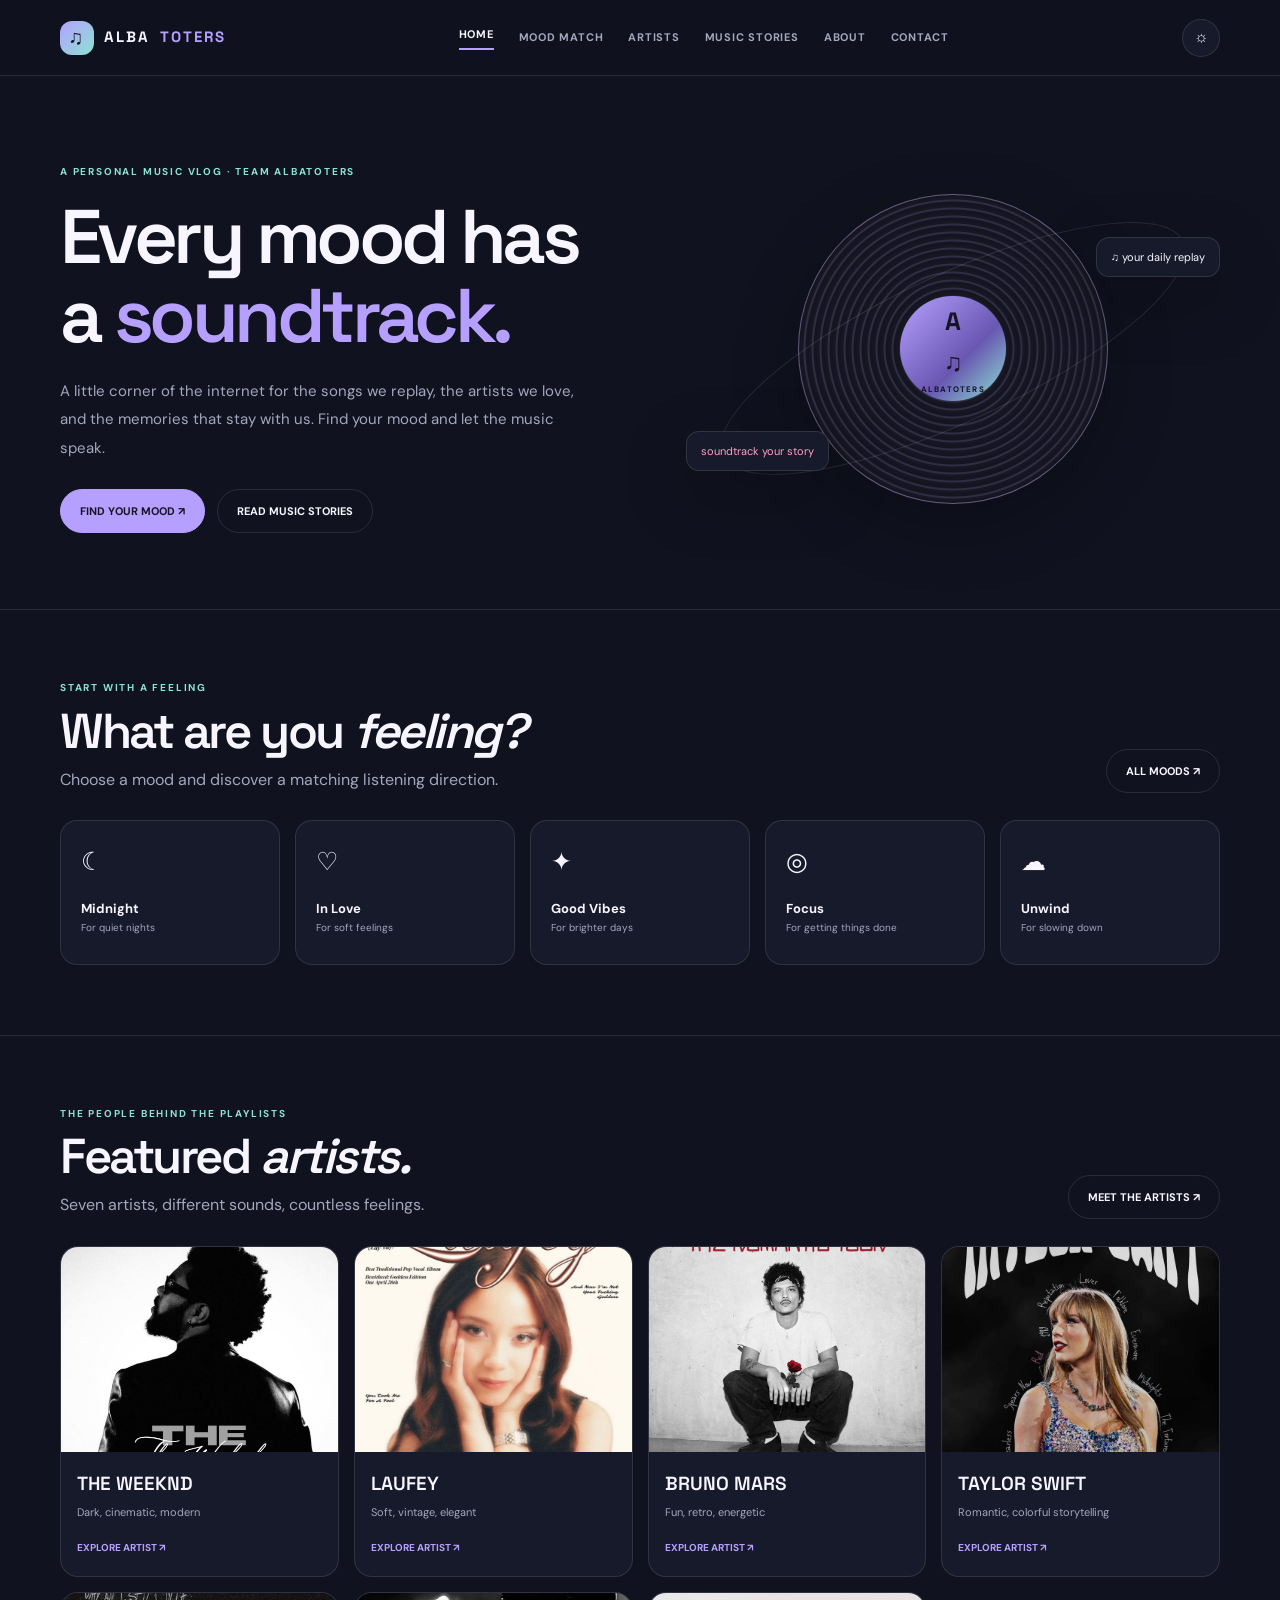
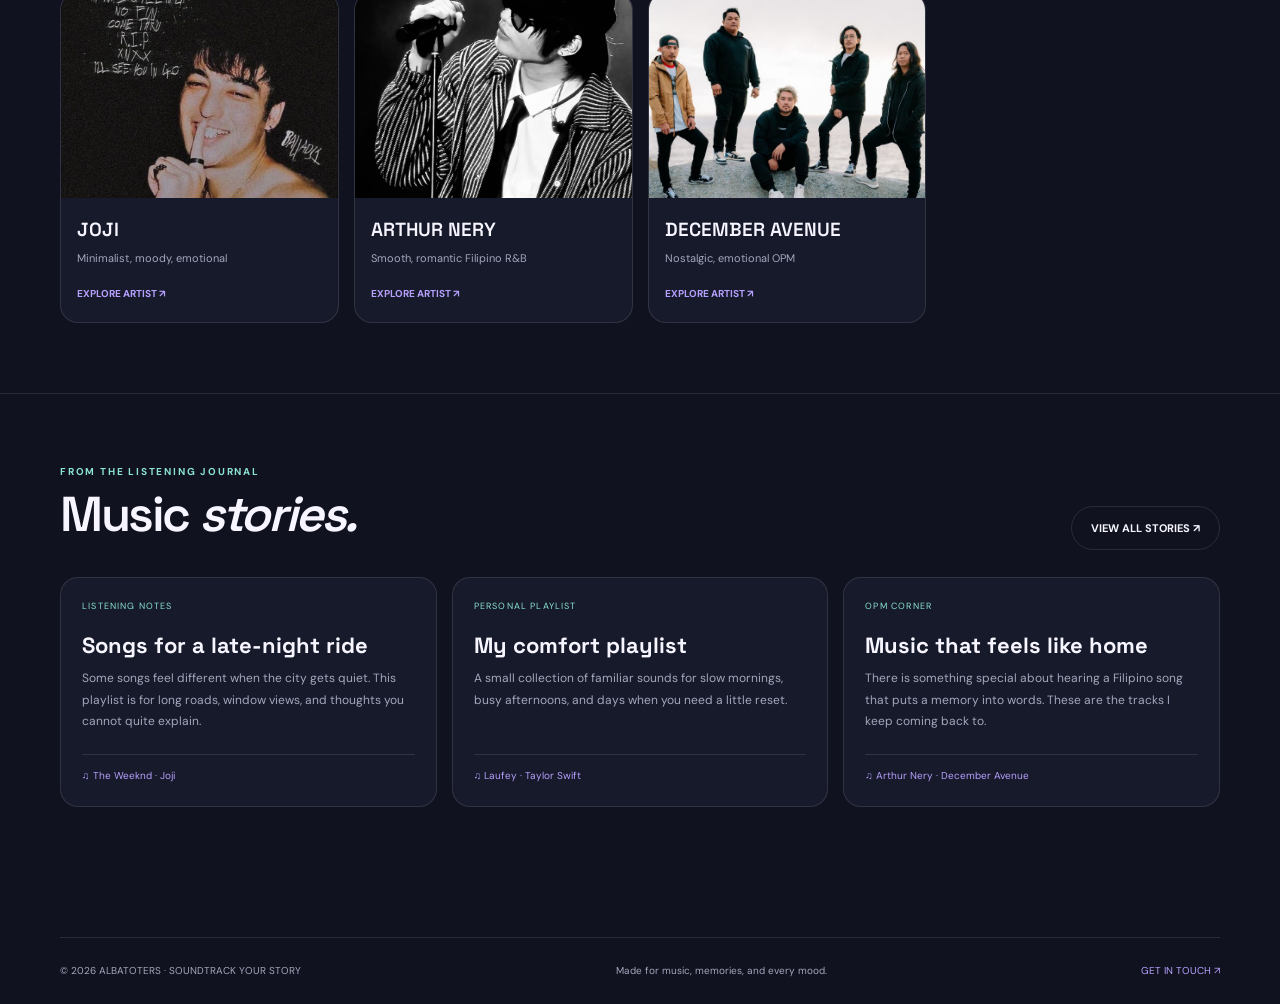
<file: index.html>
<!DOCTYPE html>
<html lang="en">
 <head>
  <meta charset="utf-8"/>
  <meta content="width=device-width, initial-scale=1.0" name="viewport"/>
  <meta content="Albatoters &mdash; soundtrack your story. A personal music vlog and listening journal." name="description"/>
  <title>
   Home | Albatoters
  </title>
  <link href="style.css" rel="stylesheet"/>
 </head>
 <body>
  <header class="header">
   <a class="brand" href="index.html">
    <span class="brand-mark">
     ♫
    </span>
    ALBA
    <span>
     TOTERS
    </span>
   </a>
   <nav class="nav" id="siteNav">
    <a class="active" href="index.html">
     HOME
    </a>
    <a class="" href="mood-match.html">
     MOOD MATCH
    </a>
    <a class="" href="artist.html">
     ARTISTS
    </a>
    <a class="" href="vlog.html">
     MUSIC STORIES
    </a>
    <a class="" href="about.html">
     ABOUT
    </a>
    <a class="" href="contact.html">
     CONTACT
    </a>
   </nav>
   <div class="header-actions">
    <button aria-label="Toggle theme" class="icon-btn" id="themeToggle">
     ☼
    </button>
    <button aria-label="Open navigation" class="menu-btn" id="menuToggle">
     ☰
    </button>
   </div>
  </header>
  <main>
   <section class="hero wrap">
    <div>
     <p class="eyebrow">
      A PERSONAL MUSIC VLOG &middot; TEAM ALBATOTERS
     </p>
     <h1>
      Every mood has
      <br/>
      a
      <em>
       soundtrack.
      </em>
     </h1>
     <p class="lead">
      A little corner of the internet for the songs we replay, the artists we love, and the memories that stay with us. Find your mood and let the music speak.
     </p>
     <div class="actions">
      <a class="btn primary" href="mood-match.html">
       FIND YOUR MOOD &nearrow;
      </a>
      <a class="btn ghost" href="vlog.html">
       READ MUSIC STORIES
      </a>
     </div>
    </div>
    <div class="hero-art">
     <div class="orbit">
     </div>
     <div class="record">
      <div class="record-label">
       A
       <span>
        ♫
       </span>
       <small>
        ALBATOTERS
       </small>
      </div>
     </div>
     <span class="float-tag tag-one">
      ♫ your daily replay
     </span>
     <span class="float-tag tag-two">
      soundtrack your story
     </span>
    </div>
   </section>
   <section class="section">
    <div class="wrap">
     <div class="section-head">
      <div>
       <p class="eyebrow">
        START WITH A FEELING
       </p>
       <h2>
        What are you
        <em>
         feeling?
        </em>
       </h2>
       <p class="muted">
        Choose a mood and discover a matching listening direction.
       </p>
      </div>
      <a class="btn ghost" href="mood-match.html">
       ALL MOODS &nearrow;
      </a>
     </div>
     <div class="grid mood-grid">
      <a class="mood-card" href="mood-match.html#mood-night">
       <span class="mood-icon">
        ☾
       </span>
       <b>
        Midnight
       </b>
       <small>
        For quiet nights
       </small>
      </a>
      <a class="mood-card" href="mood-match.html#mood-love">
       <span class="mood-icon">
        ♡
       </span>
       <b>
        In Love
       </b>
       <small>
        For soft feelings
       </small>
      </a>
      <a class="mood-card" href="mood-match.html#mood-energy">
       <span class="mood-icon">
        ✦
       </span>
       <b>
        Good Vibes
       </b>
       <small>
        For brighter days
       </small>
      </a>
      <a class="mood-card" href="mood-match.html#mood-focus">
       <span class="mood-icon">
        ◎
       </span>
       <b>
        Focus
       </b>
       <small>
        For getting things done
       </small>
      </a>
      <a class="mood-card" href="mood-match.html#mood-calm">
       <span class="mood-icon">
        ☁
       </span>
       <b>
        Unwind
       </b>
       <small>
        For slowing down
       </small>
      </a>
     </div>
    </div>
   </section>
   <section class="section">
    <div class="wrap">
     <div class="section-head">
      <div>
       <p class="eyebrow">
        THE PEOPLE BEHIND THE PLAYLISTS
       </p>
       <h2>
        Featured
        <em>
         artists.
        </em>
       </h2>
       <p class="muted">
        Seven artists, different sounds, countless feelings.
       </p>
      </div>
      <a class="btn ghost" href="artist.html">
       MEET THE ARTISTS &nearrow;
      </a>
     </div>
     <div class="grid artist-grid">
      <article class="artist-card" data-artist="the weeknd">
       <img alt="THE WEEKND" src="images/theweek.jpg"/>
       <div class="artist-info">
        <h3>
         THE WEEKND
        </h3>
        <p>
         Dark, cinematic, modern
        </p>
        <a href="artist.html">
         EXPLORE ARTIST &nearrow;
        </a>
       </div>
      </article>
      <article class="artist-card" data-artist="laufey">
       <img alt="LAUFEY" src="images/Laufey.jpg"/>
       <div class="artist-info">
        <h3>
         LAUFEY
        </h3>
        <p>
         Soft, vintage, elegant
        </p>
        <a href="artist.html">
         EXPLORE ARTIST &nearrow;
        </a>
       </div>
      </article>
      <article class="artist-card" data-artist="bruno mars">
       <img alt="BRUNO MARS" src="images/Bruno.jpg"/>
       <div class="artist-info">
        <h3>
         BRUNO MARS
        </h3>
        <p>
         Fun, retro, energetic
        </p>
        <a href="artist.html">
         EXPLORE ARTIST &nearrow;
        </a>
       </div>
      </article>
      <article class="artist-card" data-artist="taylor swift">
       <img alt="TAYLOR SWIFT" src="images/Taylor.jpg"/>
       <div class="artist-info">
        <h3>
         TAYLOR SWIFT
        </h3>
        <p>
         Romantic, colorful storytelling
        </p>
        <a href="artist.html">
         EXPLORE ARTIST &nearrow;
        </a>
       </div>
      </article>
      <article class="artist-card" data-artist="joji">
       <img alt="JOJI" src="images/Joji.jpg"/>
       <div class="artist-info">
        <h3>
         JOJI
        </h3>
        <p>
         Minimalist, moody, emotional
        </p>
        <a href="artist.html">
         EXPLORE ARTIST &nearrow;
        </a>
       </div>
      </article>
      <article class="artist-card" data-artist="arthur nery">
       <img alt="ARTHUR NERY" src="images/baiarthur.jpg"/>
       <div class="artist-info">
        <h3>
         ARTHUR NERY
        </h3>
        <p>
         Smooth, romantic Filipino R&amp;B
        </p>
        <a href="artist.html">
         EXPLORE ARTIST &nearrow;
        </a>
       </div>
      </article>
      <article class="artist-card" data-artist="december avenue">
       <img alt="DECEMBER AVENUE" src="images/mgabai.jpg"/>
       <div class="artist-info">
        <h3>
         DECEMBER AVENUE
        </h3>
        <p>
         Nostalgic, emotional OPM
        </p>
        <a href="artist.html">
         EXPLORE ARTIST &nearrow;
        </a>
       </div>
      </article>
     </div>
    </div>
   </section>
   <section class="section">
    <div class="wrap">
     <div class="section-head">
      <div>
       <p class="eyebrow">
        FROM THE LISTENING JOURNAL
       </p>
       <h2>
        Music
        <em>
         stories.
        </em>
       </h2>
      </div>
      <a class="btn ghost" href="vlog.html">
       VIEW ALL STORIES &nearrow;
      </a>
     </div>
     <div class="grid story-grid">
      <article class="story-card" data-category="listening notes">
       <span class="type">
        LISTENING NOTES
       </span>
       <h3>
        Songs for a late-night ride
       </h3>
       <p>
        Some songs feel different when the city gets quiet. This playlist is for long roads, window views, and thoughts you cannot quite explain.
       </p>
       <small>
        ♫ The Weeknd &middot; Joji
       </small>
      </article>
      <article class="story-card" data-category="personal playlist">
       <span class="type">
        PERSONAL PLAYLIST
       </span>
       <h3>
        My comfort playlist
       </h3>
       <p>
        A small collection of familiar sounds for slow mornings, busy afternoons, and days when you need a little reset.
       </p>
       <small>
        ♫ Laufey &middot; Taylor Swift
       </small>
      </article>
      <article class="story-card" data-category="opm corner">
       <span class="type">
        OPM CORNER
       </span>
       <h3>
        Music that feels like home
       </h3>
       <p>
        There is something special about hearing a Filipino song that puts a memory into words. These are the tracks I keep coming back to.
       </p>
       <small>
        ♫ Arthur Nery &middot; December Avenue
       </small>
      </article>
     </div>
    </div>
   </section>
  </main>
  <footer class="footer wrap">
   <span>
    &copy; 2026 ALBATOTERS &middot; SOUNDTRACK YOUR STORY
   </span>
   <span>
    Made for music, memories, and every mood.
   </span>
   <a href="contact.html">
    GET IN TOUCH &nearrow;
   </a>
  </footer>
  <div class="toast" id="toast" role="status">
  </div>
  <script src="script.js">
  </script>
 </body>
</html>
<!DOCTYPE html>
<html lang="en">
<head>
    <meta charset="UTF-8">
    <meta name="viewport" content="width=device-width, initial-scale=1.0">
    <title>Document</title>
</head>
<body>
    
</body>
</html>
</file>
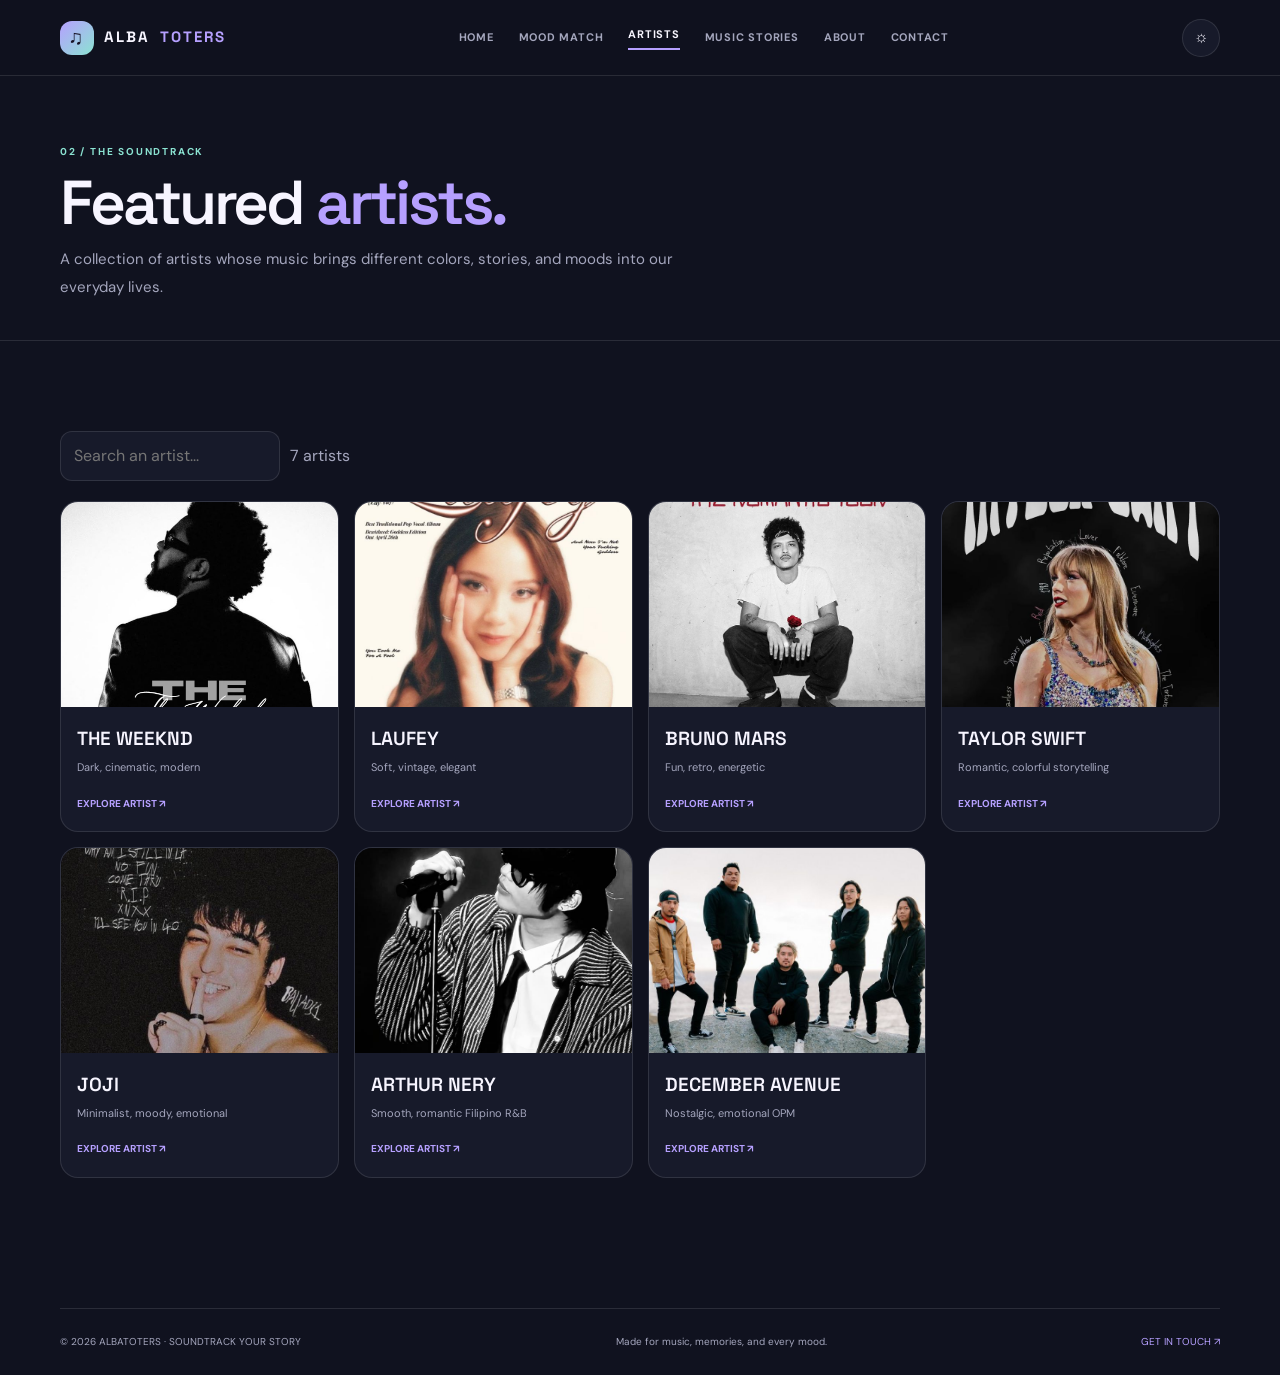
<file: about.html>
<!DOCTYPE html>
<html lang="en">
 <head>
  <meta charset="utf-8"/>
  <meta content="width=device-width, initial-scale=1.0" name="viewport"/>
  <meta content="Albatoters &mdash; soundtrack your story. A personal music vlog and listening journal." name="description"/>
  <title>
   Featured Artists | Albatoters
  </title>
  <link href="style.css" rel="stylesheet"/>
 </head>
 <body>
  <header class="header">
   <a class="brand" href="index.html">
    <span class="brand-mark">
     ♫
    </span>
    ALBA
    <span>
     TOTERS
    </span>
   </a>
   <nav class="nav" id="siteNav">
    <a class="" href="index.html">
     HOME
    </a>
    <a class="" href="mood-match.html">
     MOOD MATCH
    </a>
    <a class="active" href="artist.html">
     ARTISTS
    </a>
    <a class="" href="vlog.html">
     MUSIC STORIES
    </a>
    <a class="" href="about.html">
     ABOUT
    </a>
    <a class="" href="contact.html">
     CONTACT
    </a>
   </nav>
   <div class="header-actions">
    <button aria-label="Toggle theme" class="icon-btn" id="themeToggle">
     ☼
    </button>
    <button aria-label="Open navigation" class="menu-btn" id="menuToggle">
     ☰
    </button>
   </div>
  </header>
  <main>
   <section class="page-hero wrap">
    <p class="eyebrow">
     02 / THE SOUNDTRACK
    </p>
    <h1 class="page-title">
     Featured
     <em>
      artists.
     </em>
    </h1>
    <p class="lead">
     A collection of artists whose music brings different colors, stories, and moods into our everyday lives.
    </p>
   </section>
   <section class="section">
    <div class="wrap">
     <div class="toolbar">
      <input aria-label="Search artists" class="field" id="artistSearch" placeholder="Search an artist..." type="search"/>
      <span class="muted" id="artistCount">
       7 artists
      </span>
     </div>
     <div class="grid artist-grid" id="artistGrid">
      <article class="artist-card" data-artist="the weeknd">
       <img alt="THE WEEKND" src="images/theweek.jpg"/>
       <div class="artist-info">
        <h3>
         THE WEEKND
        </h3>
        <p>
         Dark, cinematic, modern
        </p>
        <a href="artist.html">
         EXPLORE ARTIST &nearrow;
        </a>
       </div>
      </article>
      <article class="artist-card" data-artist="laufey">
       <img alt="LAUFEY" src="images/Laufey.jpg"/>
       <div class="artist-info">
        <h3>
         LAUFEY
        </h3>
        <p>
         Soft, vintage, elegant
        </p>
        <a href="artist.html">
         EXPLORE ARTIST &nearrow;
        </a>
       </div>
      </article>
      <article class="artist-card" data-artist="bruno mars">
       <img alt="BRUNO MARS" src="images/Bruno.jpg"/>
       <div class="artist-info">
        <h3>
         BRUNO MARS
        </h3>
        <p>
         Fun, retro, energetic
        </p>
        <a href="artist.html">
         EXPLORE ARTIST &nearrow;
        </a>
       </div>
      </article>
      <article class="artist-card" data-artist="taylor swift">
       <img alt="TAYLOR SWIFT" src="images/Taylor.jpg"/>
       <div class="artist-info">
        <h3>
         TAYLOR SWIFT
        </h3>
        <p>
         Romantic, colorful storytelling
        </p>
        <a href="artist.html">
         EXPLORE ARTIST &nearrow;
        </a>
       </div>
      </article>
      <article class="artist-card" data-artist="joji">
       <img alt="JOJI" src="images/Joji.jpg"/>
       <div class="artist-info">
        <h3>
         JOJI
        </h3>
        <p>
         Minimalist, moody, emotional
        </p>
        <a href="artist.html">
         EXPLORE ARTIST &nearrow;
        </a>
       </div>
      </article>
      <article class="artist-card" data-artist="arthur nery">
       <img alt="ARTHUR NERY" src="images/baiarthur.jpg"/>
       <div class="artist-info">
        <h3>
         ARTHUR NERY
        </h3>
        <p>
         Smooth, romantic Filipino R&amp;B
        </p>
        <a href="artist.html">
         EXPLORE ARTIST &nearrow;
        </a>
       </div>
      </article>
      <article class="artist-card" data-artist="december avenue">
       <img alt="DECEMBER AVENUE" src="images/mgabai.jpg"/>
       <div class="artist-info">
        <h3>
         DECEMBER AVENUE
        </h3>
        <p>
         Nostalgic, emotional OPM
        </p>
        <a href="artist.html">
         EXPLORE ARTIST &nearrow;
        </a>
       </div>
      </article>
     </div>
     <p class="empty hidden" id="artistEmpty">
      No artist found. Try another name.
     </p>
    </div>
   </section>
  </main>
  <footer class="footer wrap">
   <span>
    &copy; 2026 ALBATOTERS &middot; SOUNDTRACK YOUR STORY
   </span>
   <span>
    Made for music, memories, and every mood.
   </span>
   <a href="contact.html">
    GET IN TOUCH &nearrow;
   </a>
  </footer>
  <div class="toast" id="toast" role="status">
  </div>
  <script src="script.js">
  </script>
 </body>
</html>
</file>
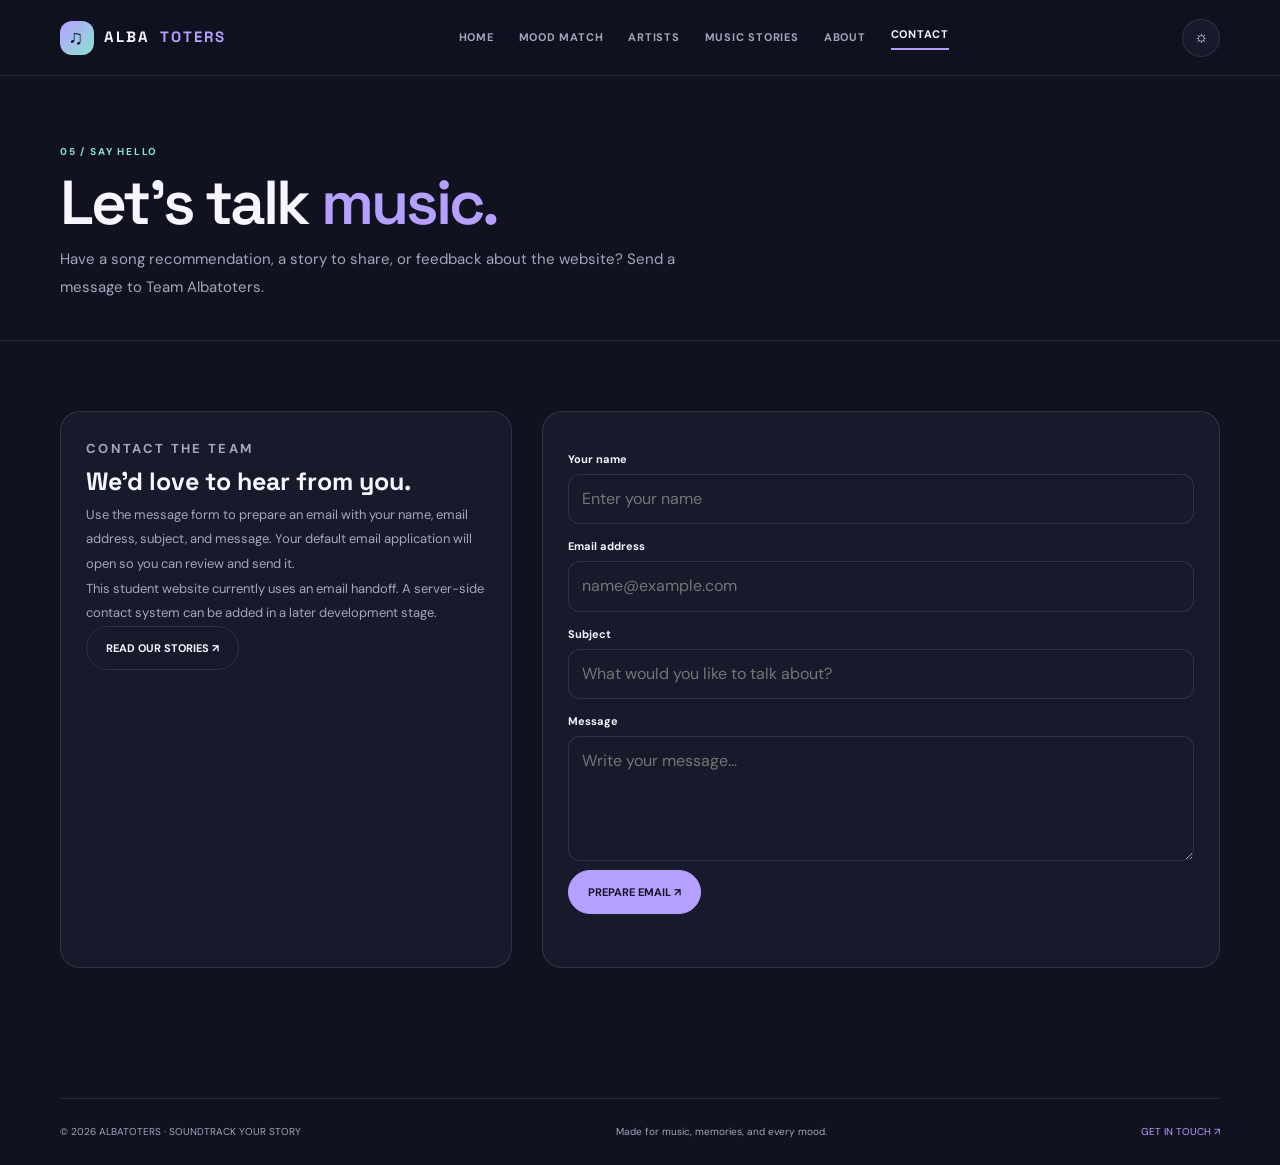
<file: contact.html>
<!DOCTYPE html>
<html lang="en">
 <head>
  <meta charset="utf-8"/>
  <meta content="width=device-width, initial-scale=1.0" name="viewport"/>
  <meta content="Albatoters &mdash; soundtrack your story. A personal music vlog and listening journal." name="description"/>
  <title>
   Contact | Albatoters
  </title>
  <link href="style.css" rel="stylesheet"/>
 </head>
 <body>
  <header class="header">
   <a class="brand" href="index.html">
    <span class="brand-mark">
     ♫
    </span>
    ALBA
    <span>
     TOTERS
    </span>
   </a>
   <nav class="nav" id="siteNav">
    <a class="" href="index.html">
     HOME
    </a>
    <a class="" href="mood-match.html">
     MOOD MATCH
    </a>
    <a class="" href="artist.html">
     ARTISTS
    </a>
    <a class="" href="vlog.html">
     MUSIC STORIES
    </a>
    <a class="" href="about.html">
     ABOUT
    </a>
    <a class="active" href="contact.html">
     CONTACT
    </a>
   </nav>
   <div class="header-actions">
    <button aria-label="Toggle theme" class="icon-btn" id="themeToggle">
     ☼
    </button>
    <button aria-label="Open navigation" class="menu-btn" id="menuToggle">
     ☰
    </button>
   </div>
  </header>
  <main>
   <section class="page-hero wrap">
    <p class="eyebrow">
     05 / SAY HELLO
    </p>
    <h1 class="page-title">
     Let's talk
     <em>
      music.
     </em>
    </h1>
    <p class="lead">
     Have a song recommendation, a story to share, or feedback about the website? Send a message to Team Albatoters.
    </p>
   </section>
   <section class="section">
    <div class="wrap two-col">
     <div class="content-card">
      <p class="eyebrow">
       CONTACT THE TEAM
      </p>
      <h2>
       We'd love to hear from you.
      </h2>
      <p>
       Use the message form to prepare an email with your name, email address, subject, and message. Your default email application will open so you can review and send it.
      </p>
      <p class="muted">
       This student website currently uses an email handoff. A server-side contact system can be added in a later development stage.
      </p>
      <a class="btn ghost" href="vlog.html">
       READ OUR STORIES &nearrow;
      </a>
     </div>
     <div class="content-card form">
      <form id="contactForm">
       <label for="contactName">
        Your name
       </label>
       <input class="field" id="contactName" maxlength="70" placeholder="Enter your name" required=""/>
       <label for="contactEmail">
        Email address
       </label>
       <input class="field" id="contactEmail" placeholder="name@example.com" required="" type="email"/>
       <label for="contactSubject">
        Subject
       </label>
       <input class="field" id="contactSubject" maxlength="100" placeholder="What would you like to talk about?" required=""/>
       <label for="contactMessage">
        Message
       </label>
       <textarea class="field" id="contactMessage" maxlength="1200" placeholder="Write your message..." required=""></textarea>
       <button class="btn primary" type="submit">
        PREPARE EMAIL &nearrow;
       </button>
       <p aria-live="polite" class="form-note" id="contactMessageStatus">
       </p>
      </form>
     </div>
    </div>
   </section>
  </main>
  <footer class="footer wrap">
   <span>
    &copy; 2026 ALBATOTERS &middot; SOUNDTRACK YOUR STORY
   </span>
   <span>
    Made for music, memories, and every mood.
   </span>
   <a href="contact.html">
    GET IN TOUCH &nearrow;
   </a>
  </footer>
  <div class="toast" id="toast" role="status">
  </div>
  <script src="script.js">
  </script>
 </body>
</html>
</file>
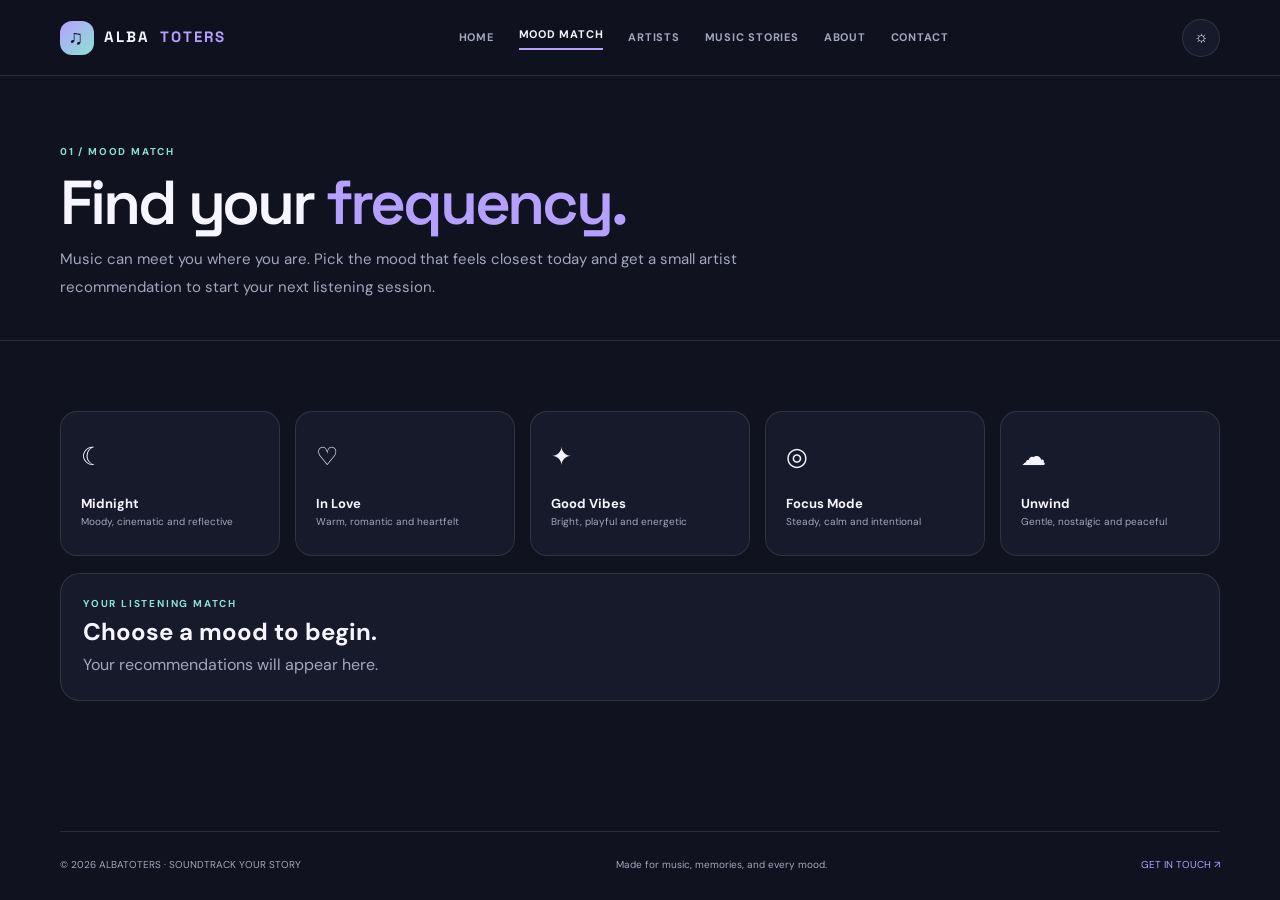
<file: mood-match.html>
<!DOCTYPE html>
<html lang="en">
 <head>
  <meta charset="utf-8"/>
  <meta content="width=device-width, initial-scale=1.0" name="viewport"/>
  <meta content="Albatoters &mdash; soundtrack your story. A personal music vlog and listening journal." name="description"/>
  <title>
   Mood Match | Albatoters
  </title>
  <link href="style.css" rel="stylesheet"/>
 </head>
 <body>
  <header class="header">
   <a class="brand" href="index.html">
    <span class="brand-mark">
     ♫
    </span>
    ALBA
    <span>
     TOTERS
    </span>
   </a>
   <nav class="nav" id="siteNav">
    <a class="" href="index.html">
     HOME
    </a>
    <a class="active" href="mood-match.html">
     MOOD MATCH
    </a>
    <a class="" href="artist.html">
     ARTISTS
    </a>
    <a class="" href="vlog.html">
     MUSIC STORIES
    </a>
    <a class="" href="about.html">
     ABOUT
    </a>
    <a class="" href="contact.html">
     CONTACT
    </a>
   </nav>
   <div class="header-actions">
    <button aria-label="Toggle theme" class="icon-btn" id="themeToggle">
     ☼
    </button>
    <button aria-label="Open navigation" class="menu-btn" id="menuToggle">
     ☰
    </button>
   </div>
  </header>
  <main>
   <section class="page-hero wrap">
    <p class="eyebrow">
     01 / MOOD MATCH
    </p>
    <h1 class="page-title">
     Find your
     <em>
      frequency.
     </em>
    </h1>
    <p class="lead">
     Music can meet you where you are. Pick the mood that feels closest today and get a small artist recommendation to start your next listening session.
    </p>
   </section>
   <section class="section">
    <div class="wrap">
     <div class="grid mood-grid">
      <button class="mood-card" data-mood="night" id="mood-night">
       <span class="mood-icon">
        ☾
       </span>
       <b>
        Midnight
       </b>
       <small>
        Moody, cinematic and reflective
       </small>
      </button>
      <button class="mood-card" data-mood="love" id="mood-love">
       <span class="mood-icon">
        ♡
       </span>
       <b>
        In Love
       </b>
       <small>
        Warm, romantic and heartfelt
       </small>
      </button>
      <button class="mood-card" data-mood="energy" id="mood-energy">
       <span class="mood-icon">
        ✦
       </span>
       <b>
        Good Vibes
       </b>
       <small>
        Bright, playful and energetic
       </small>
      </button>
      <button class="mood-card" data-mood="focus" id="mood-focus">
       <span class="mood-icon">
        ◎
       </span>
       <b>
        Focus Mode
       </b>
       <small>
        Steady, calm and intentional
       </small>
      </button>
      <button class="mood-card" data-mood="calm" id="mood-calm">
       <span class="mood-icon">
        ☁
       </span>
       <b>
        Unwind
       </b>
       <small>
        Gentle, nostalgic and peaceful
       </small>
      </button>
     </div>
     <div class="panel" id="moodResult">
      <p class="eyebrow">
       YOUR LISTENING MATCH
      </p>
      <h2>
       Choose a mood to begin.
      </h2>
      <p class="muted">
       Your recommendations will appear here.
      </p>
     </div>
     <script id="moodData" type="application/json">
      {"night": {"name": "Midnight", "hint": "Moody, cinematic and reflective", "artists": ["The Weeknd", "Joji"], "desc": "For quiet rides, city lights, and thoughts after midnight."}, "love": {"name": "In Love", "hint": "Warm, romantic and heartfelt", "artists": ["Laufey", "Taylor Swift", "Arthur Nery"], "desc": "For soft moments, butterflies, and feelings you want to keep."}, "energy": {"name": "Good Vibes", "hint": "Bright, playful and energetic", "artists": ["Bruno Mars", "Taylor Swift"], "desc": "For a little confidence boost and a brighter day."}, "focus": {"name": "Focus Mode", "hint": "Steady, calm and intentional", "artists": ["Laufey", "Joji"], "desc": "For study sessions, creative work, and getting into your zone."}, "calm": {"name": "Unwind", "hint": "Gentle, nostalgic and peaceful", "artists": ["Laufey", "December Avenue"], "desc": "For slow mornings, quiet breaks, and a softer pace."}}
     </script>
    </div>
   </section>
  </main>
  <footer class="footer wrap">
   <span>
    &copy; 2026 ALBATOTERS &middot; SOUNDTRACK YOUR STORY
   </span>
   <span>
    Made for music, memories, and every mood.
   </span>
   <a href="contact.html">
    GET IN TOUCH &nearrow;
   </a>
  </footer>
  <div class="toast" id="toast" role="status">
  </div>
  <script src="script.js">
  </script>
 </body>
</html>
</file>
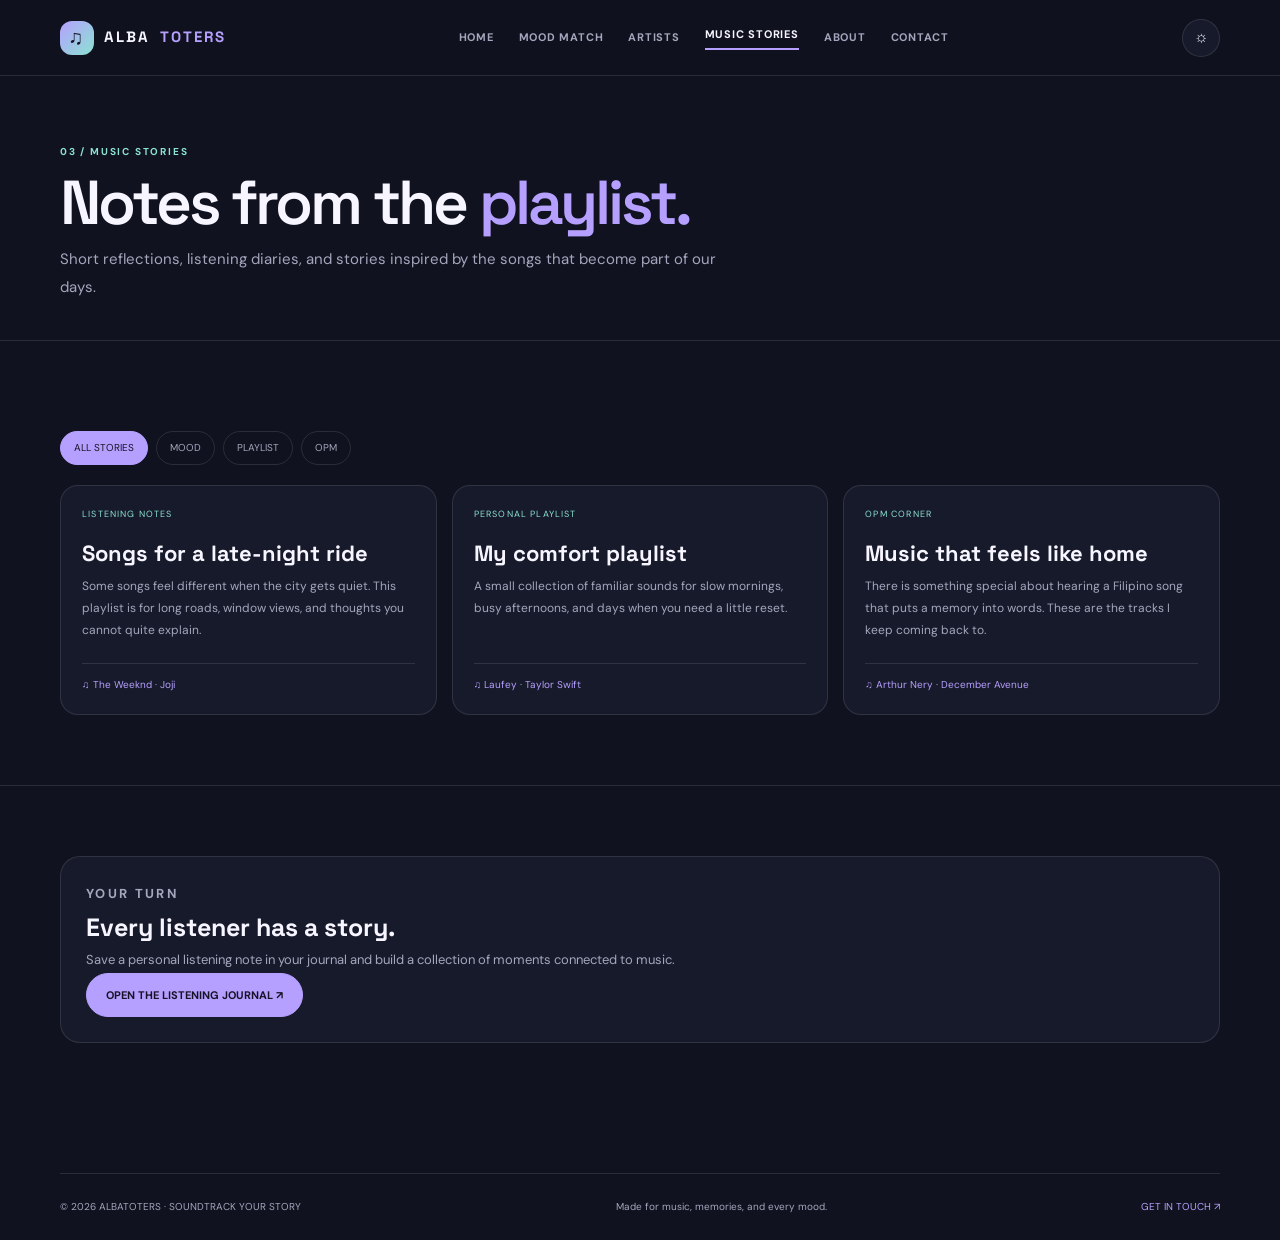
<file: vlog.html>
<!DOCTYPE html>
<html lang="en">
 <head>
  <meta charset="utf-8"/>
  <meta content="width=device-width, initial-scale=1.0" name="viewport"/>
  <meta content="Albatoters &mdash; soundtrack your story. A personal music vlog and listening journal." name="description"/>
  <title>
   Music Stories | Albatoters
  </title>
  <link href="style.css" rel="stylesheet"/>
 </head>
 <body>
  <header class="header">
   <a class="brand" href="index.html">
    <span class="brand-mark">
     ♫
    </span>
    ALBA
    <span>
     TOTERS
    </span>
   </a>
   <nav class="nav" id="siteNav">
    <a class="" href="index.html">
     HOME
    </a>
    <a class="" href="mood-match.html">
     MOOD MATCH
    </a>
    <a class="" href="artist.html">
     ARTISTS
    </a>
    <a class="active" href="vlog.html">
     MUSIC STORIES
    </a>
    <a class="" href="about.html">
     ABOUT
    </a>
    <a class="" href="contact.html">
     CONTACT
    </a>
   </nav>
   <div class="header-actions">
    <button aria-label="Toggle theme" class="icon-btn" id="themeToggle">
     ☼
    </button>
    <button aria-label="Open navigation" class="menu-btn" id="menuToggle">
     ☰
    </button>
   </div>
  </header>
  <main>
   <section class="page-hero wrap">
    <p class="eyebrow">
     03 / MUSIC STORIES
    </p>
    <h1 class="page-title">
     Notes from the
     <em>
      playlist.
     </em>
    </h1>
    <p class="lead">
     Short reflections, listening diaries, and stories inspired by the songs that become part of our days.
    </p>
   </section>
   <section class="section">
    <div class="wrap">
     <div class="toolbar chips">
      <button class="chip active" data-filter="all">
       ALL STORIES
      </button>
      <button class="chip" data-filter="mood">
       MOOD
      </button>
      <button class="chip" data-filter="playlist">
       PLAYLIST
      </button>
      <button class="chip" data-filter="opm">
       OPM
      </button>
     </div>
     <div class="grid story-grid" id="storyGrid">
      <article class="story-card" data-category="listening notes">
       <span class="type">
        LISTENING NOTES
       </span>
       <h3>
        Songs for a late-night ride
       </h3>
       <p>
        Some songs feel different when the city gets quiet. This playlist is for long roads, window views, and thoughts you cannot quite explain.
       </p>
       <small>
        ♫ The Weeknd &middot; Joji
       </small>
      </article>
      <article class="story-card" data-category="personal playlist">
       <span class="type">
        PERSONAL PLAYLIST
       </span>
       <h3>
        My comfort playlist
       </h3>
       <p>
        A small collection of familiar sounds for slow mornings, busy afternoons, and days when you need a little reset.
       </p>
       <small>
        ♫ Laufey &middot; Taylor Swift
       </small>
      </article>
      <article class="story-card" data-category="opm corner">
       <span class="type">
        OPM CORNER
       </span>
       <h3>
        Music that feels like home
       </h3>
       <p>
        There is something special about hearing a Filipino song that puts a memory into words. These are the tracks I keep coming back to.
       </p>
       <small>
        ♫ Arthur Nery &middot; December Avenue
       </small>
      </article>
     </div>
     <p class="empty hidden" id="storyEmpty">
      No stories in this category yet.
     </p>
    </div>
   </section>
   <section class="section">
    <div class="wrap">
     <div class="content-card">
      <p class="eyebrow">
       YOUR TURN
      </p>
      <h2>
       Every listener has a story.
      </h2>
      <p>
       Save a personal listening note in your journal and build a collection of moments connected to music.
      </p>
      <a class="btn primary" href="about.html#journal">
       OPEN THE LISTENING JOURNAL &nearrow;
      </a>
     </div>
    </div>
   </section>
  </main>
  <footer class="footer wrap">
   <span>
    &copy; 2026 ALBATOTERS &middot; SOUNDTRACK YOUR STORY
   </span>
   <span>
    Made for music, memories, and every mood.
   </span>
   <a href="contact.html">
    GET IN TOUCH &nearrow;
   </a>
  </footer>
  <div class="toast" id="toast" role="status">
  </div>
  <script src="script.js">
  </script>
 </body>
</html>
</file>
<file: style.css>
/* ==========================================
   ALBATOTERS
   PERSONAL MUSIC VLOG WEBSITE
   Main External CSS
   ========================================== */


/* ==========================================
   1. GOOGLE FONTS
   ========================================== */

@import url('https://fonts.googleapis.com/css2?family=DM+Sans:wght@400;500;600;700&family=Space+Grotesk:wght@400;500;600;700&display=swap');


/* ==========================================
   2. ROOT VARIABLES
   ========================================== */

:root {
    --bg: #10121f;
    --surface: #171a2a;
    --surface2: #20243a;

    --text: #f7f5ff;
    --muted: #a4a6bd;

    --line: rgba(255, 255, 255, 0.11);

    --purple: #b6a0ff;
    --teal: #8be3d2;
    --pink: #ff9dc8;
    --gold: #f6d88d;

    --radius: 20px;

    --shadow: 0 22px 65px #0004;

    --font-main: "DM Sans", sans-serif;
    --font-heading: "Space Grotesk", sans-serif;
}


/* ==========================================
   3. LIGHT MODE VARIABLES
   ========================================== */

:root.light {
    --bg: #f5f3fa;
    --surface: #ffffff;
    --surface2: #eeebf7;

    --text: #202035;
    --muted: #696980;

    --line: rgba(32, 32, 53, 0.13);

    --purple: #7254c9;
    --teal: #167b70;
    --pink: #b73c7d;
    --gold: #8b6516;

    --shadow: 0 22px 65px #30204a16;
}


/* ==========================================
   4. GENERAL RESET
   ========================================== */

* {
    margin: 0;
    padding: 0;
    box-sizing: border-box;
}

html {
    scroll-behavior: smooth;
    scroll-padding-top: 90px;
}

body {
    background: var(--bg);
    color: var(--text);

    font-family: var(--font-main);
    line-height: 1.65;

    transition: background 0.3s ease,
                color 0.3s ease;
}

a {
    color: inherit;
    text-decoration: none;
}

button,
input,
textarea,
select {
    font: inherit;
}

button {
    color: inherit;
    cursor: pointer;
}

img {
    max-width: 100%;
    display: block;
}

ul {
    list-style-position: inside;
}


/* ==========================================
   5. MAIN CONTAINER
   ========================================== */

.wrap {
    width: min(1160px, calc(100% - 44px));
    margin: 0 auto;
}


/* ==========================================
   6. WEBSITE HEADER
   ========================================== */

.header {
    height: 76px;

    position: sticky;
    top: 0;

    z-index: 30;

    display: flex;
    align-items: center;
    justify-content: space-between;

    padding: 0 max(22px, calc((100vw - 1160px) / 2));

    background: color-mix(
        in srgb,
        var(--bg) 90%,
        transparent
    );

    backdrop-filter: blur(16px);

    border-bottom: 1px solid var(--line);
}


/* ==========================================
   7. WEBSITE BRAND
   ========================================== */

.brand {
    font-family: var(--font-heading);
    font-size: 15px;
    font-weight: 700;

    letter-spacing: 0.13em;

    display: flex;
    align-items: center;
    gap: 10px;
}

.brand-mark {
    width: 34px;
    height: 34px;

    display: grid;
    place-items: center;

    border-radius: 12px;

    background: linear-gradient(
        135deg,
        var(--purple),
        var(--teal)
    );

    color: #171326;
    font-size: 20px;
}

.brand span:last-child {
    color: var(--purple);
}


/* ==========================================
   8. NAVIGATION MENU
   ========================================== */

.nav {
    display: flex;
    align-items: center;
    gap: 25px;
}

.nav a {
    font-size: 11px;
    font-weight: 700;

    letter-spacing: 0.07em;

    color: var(--muted);

    transition: color 0.3s ease;
}

.nav a:hover,
.nav a.active {
    color: var(--text);
}

.nav a.active::after {
    content: "";

    display: block;

    height: 2px;

    background: var(--purple);

    margin-top: 5px;
}


/* ==========================================
   9. HEADER BUTTONS
   ========================================== */

.header-actions {
    display: flex;
    align-items: center;
    gap: 9px;
}

.icon-btn,
.menu-btn {
    width: 38px;
    height: 38px;

    border: 1px solid var(--line);

    border-radius: 50%;

    background: var(--surface);

    cursor: pointer;
}

.icon-btn {
    transition: background 0.3s ease;
}

.icon-btn:hover {
    background: var(--surface2);
}

.menu-btn {
    display: none;
}


/* ==========================================
   10. HERO SECTION
   ========================================== */

.hero {
    padding: 88px 0 76px;

    display: grid;

    grid-template-columns: 1.05fr 0.95fr;

    align-items: center;

    gap: 35px;

    min-height: 520px;
}

.eyebrow {
    color: var(--teal);

    font-size: 10px;
    font-weight: 700;

    letter-spacing: 0.18em;

    text-transform: uppercase;
}

.hero h1 {
    font-family: var(--font-heading);

    font-size: clamp(46px, 6vw, 76px);

    font-weight: 600;

    line-height: 1.04;

    letter-spacing: -0.06em;

    margin: 16px 0 22px;
}

.hero h1 em,
.page-title em {
    color: var(--purple);
    font-style: normal;
}

.lead {
    max-width: 540px;

    color: var(--muted);

    font-size: 15px;

    line-height: 1.9;
}


/* ==========================================
   11. HERO BUTTONS
   ========================================== */

.actions {
    display: flex;
    flex-wrap: wrap;

    gap: 12px;

    margin-top: 27px;
}

.btn {
    display: inline-flex;
    align-items: center;
    justify-content: center;

    padding: 12px 19px;

    border: 1px solid var(--line);

    border-radius: 99px;

    font-size: 11px;
    font-weight: 700;

    transition: transform 0.3s ease,
                background 0.3s ease;
}

.btn:hover {
    transform: translateY(-3px);
}

.btn.primary {
    background: var(--purple);

    color: #171326;

    border-color: var(--purple);
}

.btn.ghost {
    background: transparent;

    color: var(--text);
}

.btn.primary:hover {
    background: var(--teal);
    border-color: var(--teal);
}


/* ==========================================
   12. HERO ARTWORK
   ========================================== */

.hero-art {
    min-height: 350px;

    display: grid;
    place-items: center;

    position: relative;
}

.record {
    width: min(310px, 70vw);

    aspect-ratio: 1;

    border-radius: 50%;

    background: repeating-radial-gradient(
        circle,
        #151521 0 3px,
        #302d43 4px 5px,
        #171722 6px 8px
    );

    display: grid;
    place-items: center;

    box-shadow:
        var(--shadow),
        inset 0 0 0 1px #625b7b;

    animation: float 7s ease-in-out infinite;
}

.record-label {
    width: 34%;

    aspect-ratio: 1;

    border-radius: 50%;

    background: linear-gradient(
        135deg,
        var(--purple),
        #6957b2 60%,
        var(--teal)
    );

    display: grid;
    place-content: center;

    text-align: center;

    color: #171326;

    font-family: var(--font-heading);
    font-size: 25px;
    font-weight: 700;
}

.record-label small {
    font-family: var(--font-main);

    font-size: 8px;
    font-weight: 700;

    letter-spacing: 0.15em;
}


/* ==========================================
   13. HERO DECORATIONS
   ========================================== */

.orbit {
    position: absolute;

    border: 1px solid var(--line);

    border-radius: 50%;

    width: 95%;
    height: 42%;

    transform: rotate(-25deg);
}

.float-tag {
    position: absolute;

    background: var(--surface);

    border: 1px solid var(--line);

    padding: 10px 14px;

    border-radius: 13px;

    box-shadow: var(--shadow);

    font-size: 11px;
}

.tag-one {
    top: 18%;
    right: 0;
}

.tag-two {
    bottom: 15%;
    left: 0;

    color: var(--pink);
}


/* ==========================================
   14. FLOATING ANIMATION
   ========================================== */

@keyframes float {
    0% {
        transform: translateY(0);
    }

    50% {
        transform: translateY(-10px) rotate(4deg);
    }

    100% {
        transform: translateY(0);
    }
}


/* ==========================================
   15. GENERAL SECTIONS
   ========================================== */

.section {
    padding: 70px 0;

    border-top: 1px solid var(--line);
}

.section-head {
    display: flex;

    justify-content: space-between;
    align-items: end;

    gap: 20px;

    margin-bottom: 27px;
}

.section-head h2,
.page-title {
    font-family: var(--font-heading);

    font-size: clamp(32px, 4vw, 49px);

    font-weight: 600;

    line-height: 1.1;

    letter-spacing: -0.05em;

    margin: 8px 0;
}

.muted {
    color: var(--muted);
}


/* ==========================================
   16. GRID LAYOUT
   ========================================== */

.grid {
    display: grid;
    gap: 15px;
}


/* ==========================================
   17. MOOD MATCH SECTION
   ========================================== */

.mood-grid {
    grid-template-columns: repeat(5, 1fr);
}

.mood-card {
    border: 1px solid var(--line);

    background: var(--surface);

    border-radius: 17px;

    padding: 20px;

    text-align: left;

    cursor: pointer;

    min-height: 145px;

    transition: transform 0.3s ease,
                border-color 0.3s ease,
                background 0.3s ease;
}

.mood-card:hover,
.mood-card.selected {
    border-color: var(--purple);

    transform: translateY(-4px);
}

.mood-icon {
    font-size: 25px;

    display: block;

    margin-bottom: 16px;
}

.mood-card b,
.mood-card small {
    display: block;
}

.mood-card b {
    font-size: 13px;
}

.mood-card small {
    font-size: 10px;

    color: var(--muted);
}


/* ==========================================
   18. MOOD RESULT PANEL
   ========================================== */

.panel {
    margin-top: 17px;

    padding: 22px;

    border: 1px solid var(--line);

    border-radius: var(--radius);

    background: var(--surface);
}


/* ==========================================
   19. FEATURED ARTISTS
   ========================================== */

.artist-grid {
    grid-template-columns: repeat(4, 1fr);
}

.artist-card {
    background: var(--surface);

    border: 1px solid var(--line);

    border-radius: 18px;

    overflow: hidden;

    transition: transform 0.3s ease,
                border-color 0.3s ease;
}

.artist-card:hover {
    transform: translateY(-5px);

    border-color: var(--purple);
}

.artist-card img {
    width: 100%;
    height: 205px;

    object-fit: cover;

    display: block;
}

.artist-info {
    padding: 16px;
}

.artist-info h3 {
    font-family: var(--font-heading);

    font-size: 19px;

    font-weight: 600;

    margin: 0 0 4px;
}

.artist-info p {
    font-size: 11px;

    color: var(--muted);

    margin: 0 0 12px;
}

.artist-info a {
    color: var(--purple);

    font-size: 10px;
    font-weight: 700;
}


/* ==========================================
   20. MUSIC STORIES / VLOG
   ========================================== */

.story-grid {
    grid-template-columns: repeat(3, 1fr);
}

.story-card {
    padding: 21px;

    min-height: 230px;

    display: flex;
    flex-direction: column;

    background: var(--surface);

    border: 1px solid var(--line);

    border-radius: 18px;

    overflow: hidden;

    transition: transform 0.3s ease,
                border-color 0.3s ease;
}

.story-card:hover {
    transform: translateY(-4px);

    border-color: var(--purple);
}

.story-card .type {
    font-size: 9px;

    color: var(--teal);

    letter-spacing: 0.13em;

    text-transform: uppercase;
}

.story-card h3 {
    font-family: var(--font-heading);

    font-size: 22px;

    line-height: 1.2;

    margin: 18px 0 10px;
}

.story-card p {
    font-size: 12px;

    color: var(--muted);

    line-height: 1.8;
}

.story-card small {
    margin-top: auto;

    padding-top: 13px;

    border-top: 1px solid var(--line);

    color: var(--purple);

    font-size: 10px;
}


/* ==========================================
   21. PAGE HERO
   ========================================== */

.page-hero {
    padding: 68px 0 38px;
}

.page-hero .lead {
    max-width: 680px;
}

.page-title {
    font-size: clamp(40px, 5vw, 62px);
}


/* ==========================================
   22. SEARCH AND FILTER TOOLBAR
   ========================================== */

.toolbar {
    display: flex;

    gap: 10px;

    flex-wrap: wrap;

    align-items: center;

    margin: 20px 0;
}

.field {
    background: var(--surface);

    color: var(--text);

    border: 1px solid var(--line);

    border-radius: 12px;

    padding: 11px 13px;

    outline: none;

    min-width: 0;
}

.field:focus {
    border-color: var(--purple);
}

.toolbar .field {
    min-width: 220px;
}


/* ==========================================
   23. CATEGORY FILTER CHIPS
   ========================================== */

.chips {
    display: flex;

    gap: 8px;

    flex-wrap: wrap;
}

.chip {
    border: 1px solid var(--line);

    border-radius: 99px;

    background: transparent;

    padding: 8px 13px;

    color: var(--muted);

    font-size: 10px;

    cursor: pointer;

    transition: background 0.3s ease,
                color 0.3s ease;
}

.chip:hover,
.chip.active {
    background: var(--purple);

    color: #171326;

    border-color: var(--purple);
}


/* ==========================================
   24. TWO COLUMN LAYOUT
   ========================================== */

.two-col {
    display: grid;

    grid-template-columns: 0.8fr 1.2fr;

    gap: 30px;
}


/* ==========================================
   25. CONTENT CARDS
   ========================================== */

.content-card {
    background: var(--surface);

    border: 1px solid var(--line);

    border-radius: var(--radius);

    padding: 25px;
}

.content-card h2 {
    font-family: var(--font-heading);

    font-size: 25px;
}

.content-card p,
.content-card li {
    color: var(--muted);

    font-size: 13px;

    line-height: 1.9;
}


/* ==========================================
   26. FORMS
   ========================================== */

.form label {
    display: block;

    font-size: 11px;

    font-weight: 700;

    margin: 13px 0 6px;
}

.form .field {
    width: 100%;
}

.form textarea {
    min-height: 125px;

    resize: vertical;
}

.form-note {
    font-size: 11px;

    color: var(--teal);

    min-height: 18px;

    margin-top: 10px;
}


/* ==========================================
   27. JOURNAL ENTRIES
   ========================================== */

.entry {
    padding: 15px;

    border: 1px solid var(--line);

    border-radius: 13px;

    margin-top: 10px;

    background: var(--surface);
}

.entry h4 {
    margin: 0;

    font-family: var(--font-heading);

    font-size: 16px;
    font-weight: 600;
}

.entry p {
    white-space: pre-wrap;

    overflow-wrap: anywhere;

    color: var(--muted);
}

.entry button {
    float: right;

    border: 0;

    background: none;

    color: var(--pink);

    cursor: pointer;
}


/* ==========================================
   28. WEBSITE FOOTER
   ========================================== */

.footer {
    margin-top: 60px;

    border-top: 1px solid var(--line);

    padding: 25px 0;

    display: flex;

    justify-content: space-between;

    gap: 20px;

    color: var(--muted);

    font-size: 10px;
}

.footer a {
    color: var(--purple);
}


/* ==========================================
   29. EMPTY STATE
   ========================================== */

.empty {
    padding: 25px;

    border: 1px dashed var(--line);

    border-radius: 14px;

    color: var(--muted);

    font-size: 12px;

    text-align: center;
}


/* ==========================================
   30. HIDDEN ELEMENTS
   ========================================== */

.hidden {
    display: none !important;
}


/* ==========================================
   31. NOTIFICATION TOAST
   ========================================== */

.toast {
    position: fixed;

    bottom: 20px;
    left: 50%;

    transform: translateX(-50%);

    background: var(--text);

    color: var(--bg);

    padding: 10px 16px;

    border-radius: 99px;

    font-size: 11px;

    opacity: 0;

    pointer-events: none;

    transition: opacity 0.3s ease;

    z-index: 50;
}

.toast.show {
    opacity: 1;
}


/* ==========================================
   32. TABLET RESPONSIVE DESIGN
   ========================================== */

@media (max-width: 900px) {

    .nav {
        gap: 13px;
    }

    .nav a {
        font-size: 10px;
    }

    .mood-grid {
        grid-template-columns: repeat(3, 1fr);
    }

    .artist-grid {
        grid-template-columns: repeat(3, 1fr);
    }

}


/* ==========================================
   33. MOBILE RESPONSIVE DESIGN
   ========================================== */

@media (max-width: 700px) {

    .header {
        height: 68px;
    }

    .menu-btn {
        display: block;
    }

    .nav {
        display: none;

        position: absolute;

        top: 67px;
        left: 0;
        right: 0;

        background: var(--surface);

        padding: 15px 24px 22px;

        border-bottom: 1px solid var(--line);

        flex-direction: column;

        align-items: stretch;

        gap: 4px;
    }

    .nav.open {
        display: flex;
    }

    .nav a {
        padding: 9px 0;

        font-size: 12px;
    }

    .nav a.active::after {
        display: none;
    }

    .hero {
        grid-template-columns: 1fr;

        padding: 60px 0 35px;

        gap: 0;
    }

    .hero-art {
        min-height: 300px;
    }

    .section {
        padding: 55px 0;
    }

    .section-head {
        align-items: flex-start;

        flex-direction: column;
    }

    .mood-grid {
        grid-template-columns: repeat(2, 1fr);
    }

    .artist-grid {
        grid-template-columns: repeat(2, 1fr);
    }

    .artist-card img {
        height: 160px;
    }

    .story-grid {
        grid-template-columns: 1fr;
    }

    .two-col {
        grid-template-columns: 1fr;
    }

    .footer {
        flex-direction: column;

        text-align: center;
    }

    .page-hero {
        padding: 52px 0 25px;
    }

}


/* ==========================================
   34. SMALL MOBILE RESPONSIVE DESIGN
   ========================================== */

@media (max-width: 390px) {

    .wrap {
        width: calc(100% - 30px);
    }

    .artist-grid {
        grid-template-columns: 1fr;
    }

    .artist-card img {
        height: 210px;
    }

    .mood-card {
        padding: 15px;
    }

}


/* ==========================================
   35. ACCESSIBILITY
   ========================================== */

:focus-visible {
    outline: 2px solid var(--teal);

    outline-offset: 4px;
}


/* ==========================================
   36. REDUCED MOTION
   ========================================== */

@media (prefers-reduced-motion: reduce) {

    * {
        scroll-behavior: auto !important;

        animation: none !important;

        transition: none !important;
    }

}
</file>
